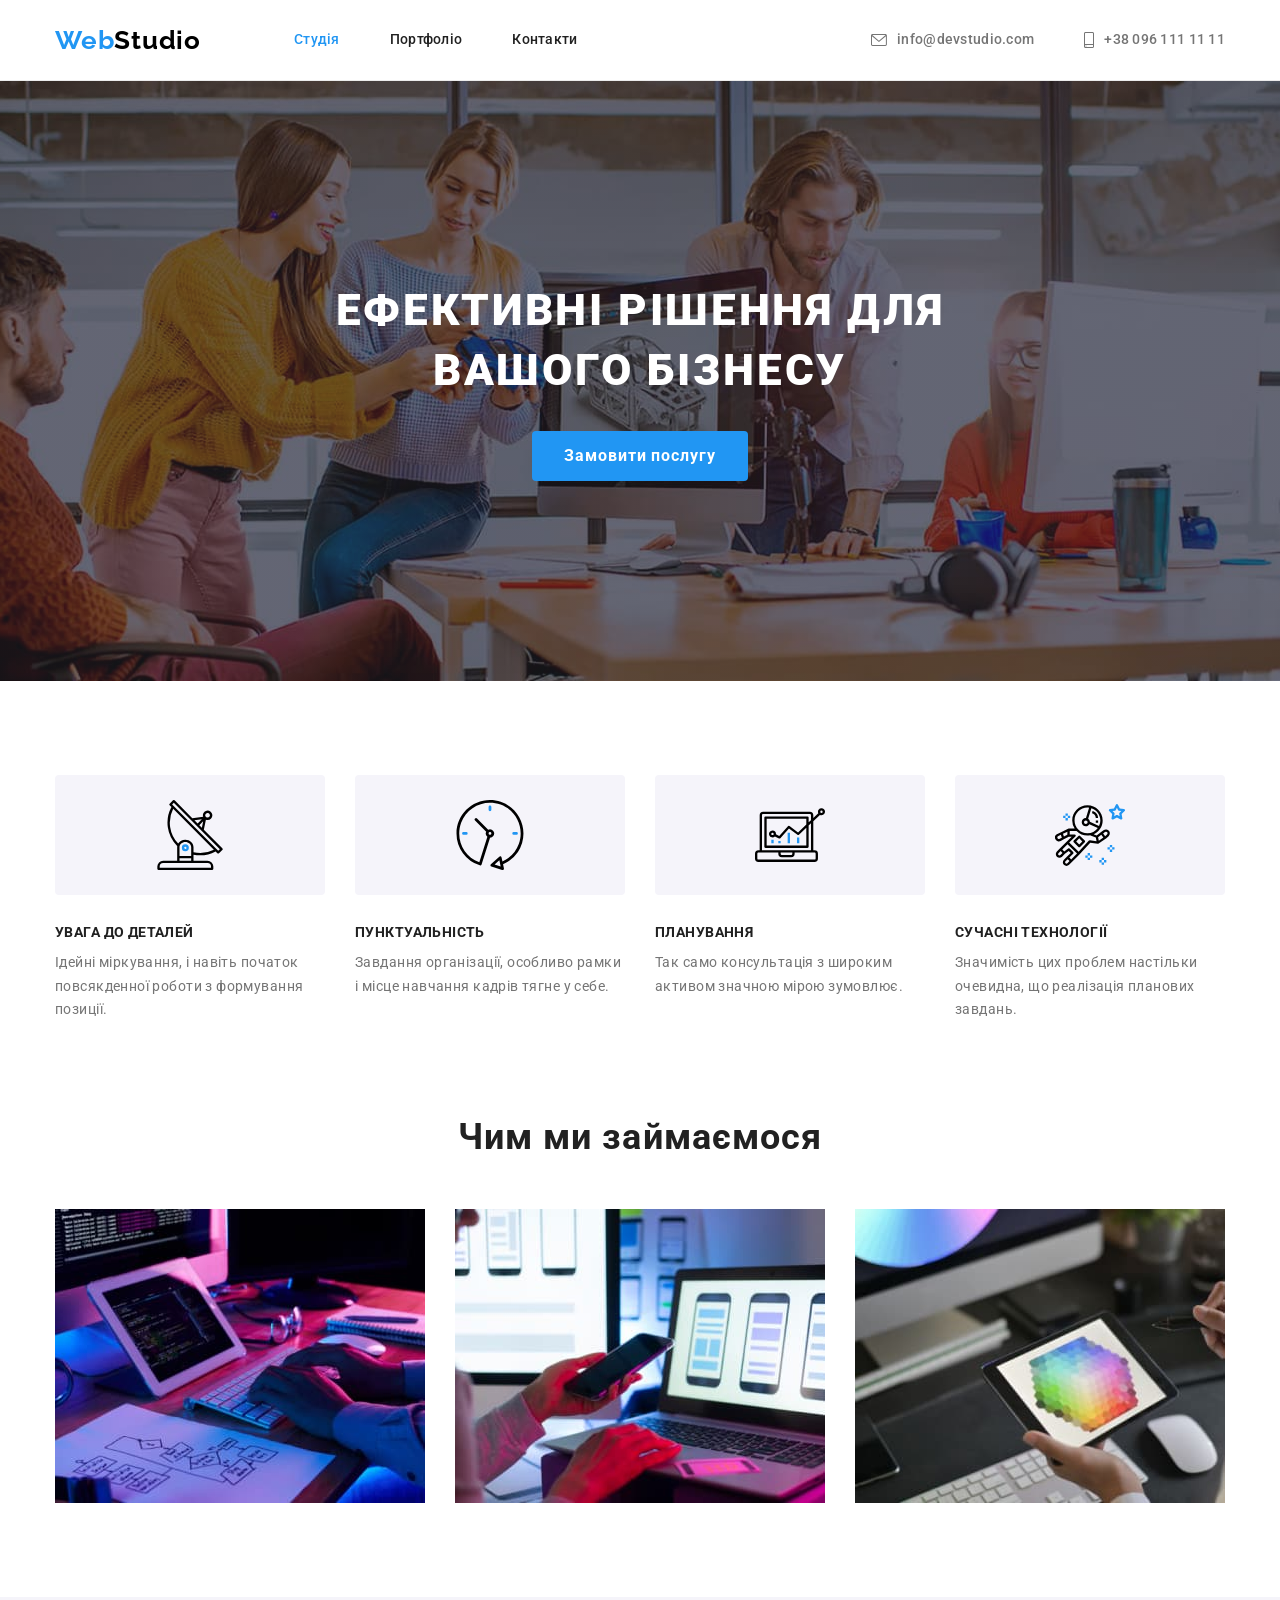
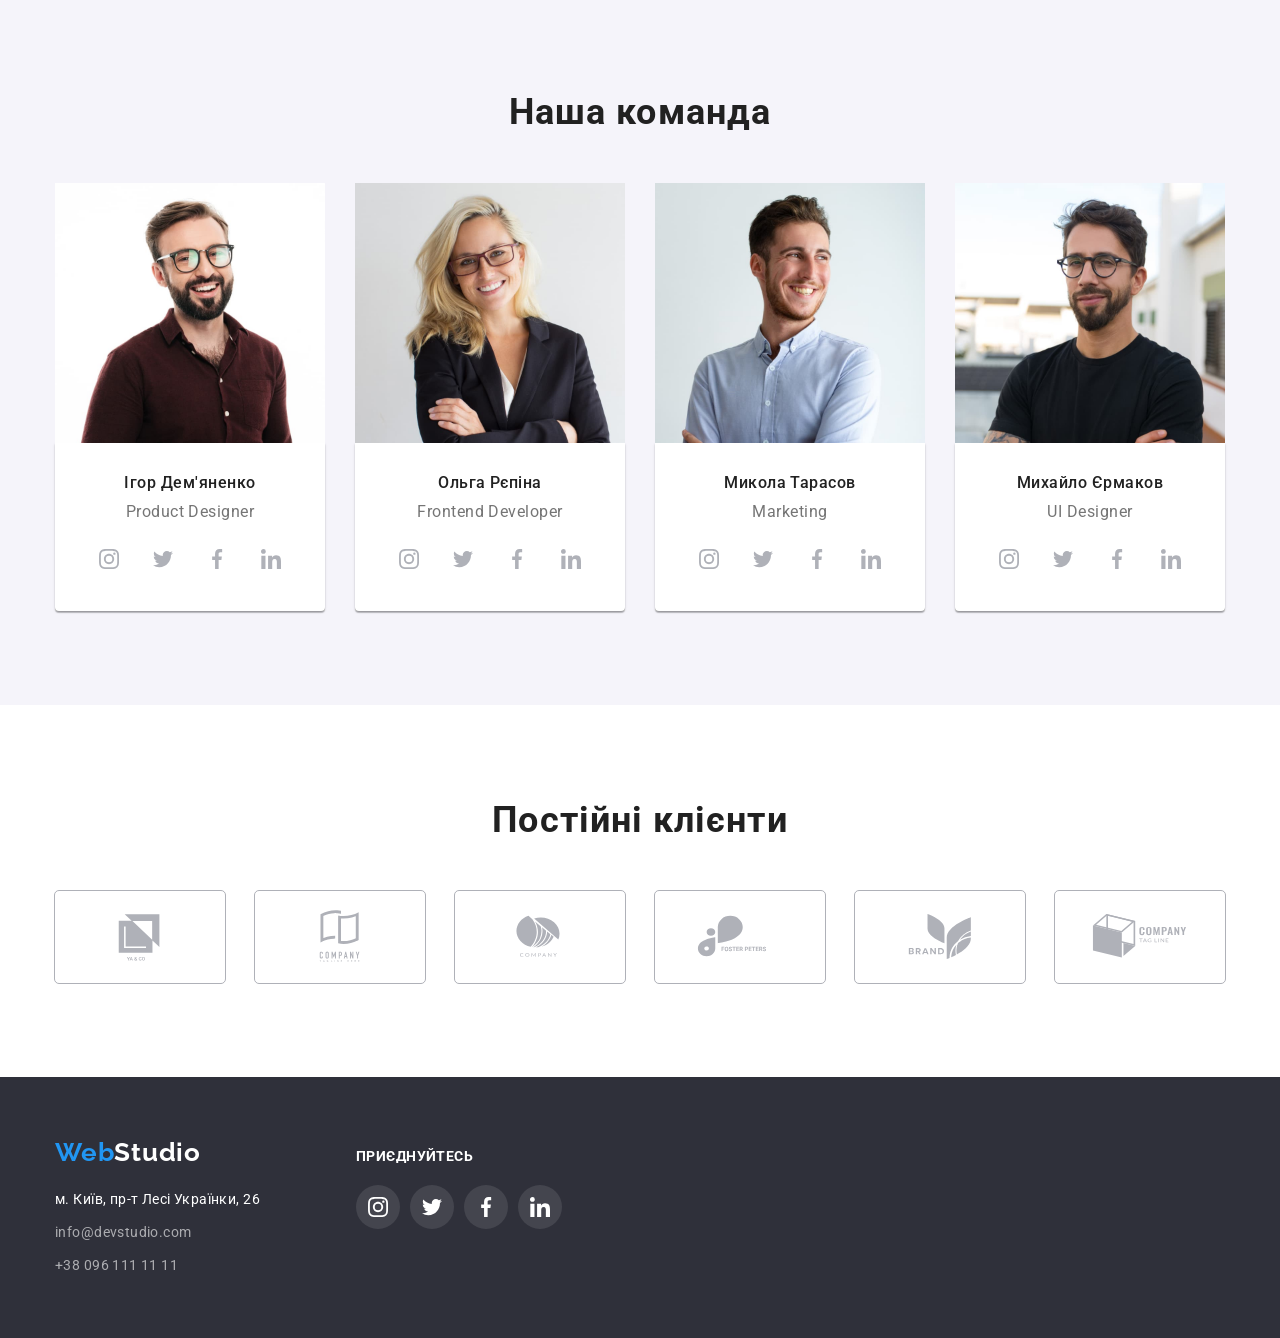
<file: index.html>
<!DOCTYPE html>
<html lang="uk">
  <head>
    <meta charset="UTF-8" />
    <meta http-equiv="X-UA-Compatible" content="IE=edge" />
    <meta name="viewport" content="width=device-width, initial-scale=1.0" />
    <title>Студія</title>
    <link rel="preconnect" href="https://fonts.googleapis.com" />
    <link rel="preconnect" href="https://fonts.gstatic.com" crossorigin />
    <link
      href="https://fonts.googleapis.com/css2?family=Raleway:wght@700&family=Roboto:wght@400;500;700;900&display=swap"
      rel="stylesheet"
    />
    <link
      rel="stylesheet"
      href="https://cdnjs.cloudflare.com/ajax/libs/modern-normalize/1.1.0/modern-normalize.css"
      integrity="sha512-Y0MM+V6ymRKN2zStTqzQ227DWhhp4Mzdo6gnlRnuaNCbc+YN/ZH0sBCLTM4M0oSy9c9VKiCvd4Jk44aCLrNS5Q=="
      crossorigin="anonymous"
      referrerpolicy="no-referrer"
    />
    <link rel="stylesheet" href="./css/styles.css" />
  </head>
  <body>
    <header class="header">
      <div class="container header-container">
        <nav class="site-nav">
          <a href="./index.html" class="logo header-logo"
            ><span class="logo-web">Web</span>Studio</a
          >
          <ul class="header-list">
            <li><a href="./index.html" class="link-nav current">Студія</a></li>
            <li><a href="./portfolio.html" class="link-nav">Портфоліо</a></li>
            <li><a href="#" class="link-nav">Контакти</a></li>
          </ul>
        </nav>
        <ul class="header-contacts">
          <li>
            <a href="mailto:info@devstudio.com" class="link-auth">
              <svg class="header-icon" width="16" height="12">
                <use href="./images/symbol-defs.svg#envelope"></use>
              </svg>
              info@devstudio.com</a
            >
          </li>
          <li>
            <a href="tel:+380961111111" class="link-auth">
              <svg class="header-icon" width="10" height="16">
                <use href="./images/symbol-defs.svg#smartphone"></use>
              </svg>
              +38 096 111 11 11</a
            >
          </li>
        </ul>
      </div>
    </header>
    <main>
      <section class="hero-section">
        <div class="container">
          <h1 class="hero-title">Ефективні рішення для вашого бізнесу</h1>
          <button type="button">Замовити послугу</button>
        </div>
      </section>
      <section class="benefits-section section">
        <div class="container">
          <h2 class="benefits-title">Наші переваги</h2>
          <ul class="benefits-list">
            <li>
              <div class="benefits-icon-background">
                <svg class="benefits-icon" width="70" height="70">
                  <use href="./images/symbol-defs.svg#antenna"></use>
                </svg>
              </div>
              <h3 class="benefits">увага до деталей</h3>
              <p class="benefits-text">
                Ідейні міркування, і навіть початок повсякденної роботи з
                формування позиції.
              </p>
            </li>
            <li>
              <div class="benefits-icon-background">
                <svg class="benefits-icon" width="70" height="70">
                  <use href="./images/symbol-defs.svg#clock"></use>
                </svg>
              </div>
              <h3 class="benefits">пунктуальність</h3>
              <p class="benefits-text">
                Завдання організації, особливо рамки і місце навчання кадрів
                тягне у себе.
              </p>
            </li>
            <li>
              <div class="benefits-icon-background">
                <svg class="benefits-icon" width="70" height="70">
                  <use href="./images/symbol-defs.svg#diagram"></use>
                </svg>
              </div>
              <h3 class="benefits">планування</h3>
              <p class="benefits-text">
                Так само консультація з широким активом значною мірою зумовлює.
              </p>
            </li>
            <li>
              <div class="benefits-icon-background">
                <svg class="benefits-icon" width="70" height="70">
                  <use href="./images/symbol-defs.svg#astronaut"></use>
                </svg>
              </div>
              <h3 class="benefits">сучасні технології</h3>
              <p class="benefits-text">
                Значимість цих проблем настільки очевидна, що реалізація
                планових завдань.
              </p>
            </li>
          </ul>
        </div>
      </section>
      <section class="service-section section">
        <div class="container">
          <h2 class="servise-title">Чим ми займаємося</h2>
          <ul class="service-list">
            <li>
              <img
                src="./images/box1.jpg"
                alt="послуга 1"
                width="370"
                height="294"
              />
            </li>
            <li>
              <img
                src="./images/box2.jpg"
                alt="послуга 2"
                width="370"
                height="294"
              />
            </li>
            <li>
              <img
                src="./images/box3.jpg"
                alt="послуга 3"
                width="370"
                height="294"
              />
            </li>
          </ul>
        </div>
      </section>
      <section class="team-section section">
        <div class="container">
          <h2 class="team-title">Наша команда</h2>
          <ul class="card-set">
            <li class="team-background card-set-item">
              <img
                src="./images/ihor.jpg"
                alt="Ігор Дем'яненко"
                width="270"
                height="260"
                class="team-photo"
              />
              <div class="team-wrapper">
                <h3 class="team">Ігор Дем'яненко</h3>
                <p class="team-profession">Product Designer</p>
                <ul class="socials">
                  <li>
                    <a
                      class="socials-link"
                      href="https://www.instagram.com/"
                      target="_blank"
                      rel="noopener noreferrer nofollow"
                      aria-label="іконка instagram"
                    >
                      <svg class="socials-icon" width="20" height="20">
                        <use href="./images/symbol-defs.svg#instagram"></use>
                      </svg>
                    </a>
                  </li>
                  <li>
                    <a
                      class="socials-link"
                      href="https://twitter.com/"
                      target="_blank"
                      rel="noopener noreferrer nofollow"
                      aria-label="іконка twitter"
                    >
                      <svg class="socials-icon" width="20" height="20">
                        <use href="./images/symbol-defs.svg#twitter"></use>
                      </svg>
                    </a>
                  </li>
                  <li>
                    <a
                      class="socials-link"
                      href="https://www.facebook.com/"
                      target="_blank"
                      rel="noopener noreferrer nofollow"
                      aria-label="іконка facebook"
                    >
                      <svg class="socials-icon" width="20" height="20">
                        <use href="./images/symbol-defs.svg#facebook"></use>
                      </svg>
                    </a>
                  </li>
                  <li>
                    <a
                      class="socials-link"
                      href="https://www.linkedin.com/"
                      target="_blank"
                      rel="noopener noreferrer nofollow"
                      aria-label="іконка linkedin"
                    >
                      <svg class="socials-icon" width="20" height="20">
                        <use href="./images/symbol-defs.svg#linkedin"></use>
                      </svg>
                    </a>
                  </li>
                </ul>
              </div>
            </li>
            <li class="team-background card-set-item">
              <img
                src="./images/olga.jpg"
                alt="Ольга Рєпіна"
                width="270"
                height="260"
                class="team-photo"
              />
              <div class="team-wrapper">
                <h3 class="team">Ольга Рєпіна</h3>
                <p class="team-profession">Frontend Developer</p>
                <ul class="socials">
                  <li>
                    <a
                      class="socials-link"
                      href="https://www.instagram.com/"
                      target="_blank"
                      rel="noopener noreferrer nofollow"
                      aria-label="іконка instagram"
                    >
                      <svg class="socials-icon" width="20" height="20">
                        <use href="./images/symbol-defs.svg#instagram"></use>
                      </svg>
                    </a>
                  </li>
                  <li>
                    <a
                      class="socials-link"
                      href="https://twitter.com/"
                      target="_blank"
                      rel="noopener noreferrer nofollow"
                      aria-label="іконка twitter"
                    >
                      <svg class="socials-icon" width="20" height="20">
                        <use href="./images/symbol-defs.svg#twitter"></use>
                      </svg>
                    </a>
                  </li>
                  <li>
                    <a
                      class="socials-link"
                      href="https://www.facebook.com/"
                      target="_blank"
                      rel="noopener noreferrer nofollow"
                      aria-label="іконка facebook"
                    >
                      <svg class="socials-icon" width="20" height="20">
                        <use href="./images/symbol-defs.svg#facebook"></use>
                      </svg>
                    </a>
                  </li>
                  <li>
                    <a
                      class="socials-link"
                      href="https://www.linkedin.com/"
                      target="_blank"
                      rel="noopener noreferrer nofollow"
                      aria-label="іконка linkedin"
                    >
                      <svg class="socials-icon" width="20" height="20">
                        <use href="./images/symbol-defs.svg#linkedin"></use>
                      </svg>
                    </a>
                  </li>
                </ul>
              </div>
            </li>
            <li class="team-background card-set-item">
              <img
                src="./images/mykola.jpg"
                alt="Микола Тарасов"
                width="270"
                height="260"
                class="team-photo"
              />
              <div class="team-wrapper">
                <h3 class="team">Микола Тарасов</h3>
                <p class="team-profession">Marketing</p>
                <ul class="socials">
                  <li>
                    <a
                      class="socials-link"
                      href="https://www.instagram.com/"
                      target="_blank"
                      rel="noopener noreferrer nofollow"
                      aria-label="іконка instagram"
                    >
                      <svg class="socials-icon" width="20" height="20">
                        <use href="./images/symbol-defs.svg#instagram"></use>
                      </svg>
                    </a>
                  </li>
                  <li>
                    <a
                      class="socials-link"
                      href="https://twitter.com/"
                      target="_blank"
                      rel="noopener noreferrer nofollow"
                      aria-label="іконка twitter"
                    >
                      <svg class="socials-icon" width="20" height="20">
                        <use href="./images/symbol-defs.svg#twitter"></use>
                      </svg>
                    </a>
                  </li>
                  <li>
                    <a
                      class="socials-link"
                      href="https://www.facebook.com/"
                      target="_blank"
                      rel="noopener noreferrer nofollow"
                      aria-label="іконка facebook"
                    >
                      <svg class="socials-icon" width="20" height="20">
                        <use href="./images/symbol-defs.svg#facebook"></use>
                      </svg>
                    </a>
                  </li>
                  <li>
                    <a
                      class="socials-link"
                      href="https://www.linkedin.com/"
                      target="_blank"
                      rel="noopener noreferrer nofollow"
                      aria-label="іконка linkedin"
                    >
                      <svg class="socials-icon" width="20" height="20">
                        <use href="./images/symbol-defs.svg#linkedin"></use>
                      </svg>
                    </a>
                  </li>
                </ul>
              </div>
            </li>
            <li class="team-background card-set-item">
              <img
                src="./images/myhailo.jpg"
                alt="Михайло Єрмаков"
                width="270"
                height="260"
                class="team-photo"
              />
              <div class="team-wrapper">
                <h3 class="team">Михайло Єрмаков</h3>
                <p class="team-profession">UI Designer</p>
                <ul class="socials">
                  <li>
                    <a
                      class="socials-link"
                      href="https://www.instagram.com/"
                      target="_blank"
                      rel="noopener noreferrer nofollow"
                      aria-label="іконка instagram"
                    >
                      <svg class="socials-icon" width="20" height="20">
                        <use href="./images/symbol-defs.svg#instagram"></use>
                      </svg>
                    </a>
                  </li>
                  <li>
                    <a
                      class="socials-link"
                      href="https://twitter.com/"
                      target="_blank"
                      rel="noopener noreferrer nofollow"
                      aria-label="іконка twitter"
                    >
                      <svg class="socials-icon" width="20" height="20">
                        <use href="./images/symbol-defs.svg#twitter"></use>
                      </svg>
                    </a>
                  </li>
                  <li>
                    <a
                      class="socials-link"
                      href="https://www.facebook.com/"
                      target="_blank"
                      rel="noopener noreferrer nofollow"
                      aria-label="іконка facebook"
                    >
                      <svg class="socials-icon" width="20" height="20">
                        <use href="./images/symbol-defs.svg#facebook"></use>
                      </svg>
                    </a>
                  </li>
                  <li>
                    <a
                      class="socials-link"
                      href="https://www.linkedin.com/"
                      target="_blank"
                      rel="noopener noreferrer nofollow"
                      aria-label="іконка linkedin"
                    >
                      <svg class="socials-icon" width="20" height="20">
                        <use href="./images/symbol-defs.svg#linkedin"></use>
                      </svg>
                    </a>
                  </li>
                </ul>
              </div>
            </li>
          </ul>
        </div>
      </section>
      <section class="clients-section section">
        <div class="container">
          <h2 class="clients-title">Постійні клієнти</h2>
          <ul class="clients">
            <li>
              <a
                class="clients-background"
                href="#"
                target="_blank"
                rel="noopener noreferrer nofollow"
                aria-label="Компанія один"
              >
                <svg class="clients-icon" width="106" height="60">
                  <use href="./images/symbol-defs.svg#logo_one"></use>
                </svg>
              </a>
            </li>
            <li>
              <a
                class="clients-background"
                href="#"
                target="_blank"
                rel="noopener noreferrer nofollow"
                aria-label="Компанія два"
              >
                <svg class="clients-icon" width="106" height="60">
                  <use href="./images/symbol-defs.svg#logo_two"></use>
                </svg>
              </a>
            </li>
            <li>
              <a
                class="clients-background"
                href="#"
                target="_blank"
                rel="noopener noreferrer nofollow"
                aria-label="Компанія три"
              >
                <svg class="clients-icon" width="106" height="60">
                  <use href="./images/symbol-defs.svg#logo_three"></use>
                </svg>
              </a>
            </li>
            <li>
              <a
                class="clients-background"
                href="#"
                target="_blank"
                rel="noopener noreferrer nofollow"
                aria-label="Компанія чотири"
              >
                <svg class="clients-icon" width="106" height="60">
                  <use href="./images/symbol-defs.svg#logo_four"></use>
                </svg>
              </a>
            </li>
            <li>
              <a
                class="clients-background"
                href="#"
                target="_blank"
                rel="noopener noreferrer nofollow"
                aria-label="Компанія п'ять"
              >
                <svg class="clients-icon" width="106" height="60">
                  <use href="./images/symbol-defs.svg#logo_five"></use>
                </svg>
              </a>
            </li>
            <li>
              <a
                class="clients-background"
                href="#"
                target="_blank"
                rel="noopener noreferrer nofollow"
                aria-label="Компанія шість"
              >
                <svg class="clients-icon" width="106" height="60">
                  <use href="./images/symbol-defs.svg#logo_six"></use>
                </svg>
              </a>
            </li>
          </ul>
        </div>
      </section>
    </main>
    <footer>
      <div class="container">
        <div class="footer-links">
          <div>
            <a href="./index.html" class="logo footer-logo"
              ><span class="logo-web">Web</span
              ><span class="logo-studio">Studio</span></a
            >
            <address>
              <ul class="footer-list">
                <li class="footer-item">
                  <a
                    href="https://goo.gl/maps/CPtrU1FHBa2aNyZL9"
                    target="_blank"
                    rel="noopener noreferrer nofollow"
                    class="map"
                    >м. Київ, пр-т Лесі Українки, 26</a
                  >
                </li>
                <li class="footer-item">
                  <a href="mailto:info@devstudio.com" class="communication"
                    >info@devstudio.com</a
                  >
                </li>
                <li class="footer-item">
                  <a href="tel:+380961111111" class="communication"
                    >+38 096 111 11 11</a
                  >
                </li>
              </ul>
            </address>
          </div>
          <div>
            <h3 class="socials-title">приєднуйтесь</h3>
            <ul class="footer-socials">
              <li>
                <a
                  class="footer-socials-link"
                  href="https://www.instagram.com/"
                  target="_blank"
                  rel="noopener noreferrer nofollow"
                  aria-label="іконка instagram"
                >
                  <svg class="socials-icon" width="20" height="20">
                    <use href="./images/symbol-defs.svg#instagram"></use>
                  </svg>
                </a>
              </li>
              <li>
                <a
                  class="footer-socials-link"
                  href="https://twitter.com/"
                  target="_blank"
                  rel="noopener noreferrer nofollow"
                  aria-label="іконка twitter"
                >
                  <svg class="socials-icon" width="20" height="20">
                    <use href="./images/symbol-defs.svg#twitter"></use>
                  </svg>
                </a>
              </li>
              <li>
                <a
                  class="footer-socials-link"
                  href="https://www.facebook.com/"
                  target="_blank"
                  rel="noopener noreferrer nofollow"
                  aria-label="іконка facebook"
                >
                  <svg class="socials-icon" width="20" height="20">
                    <use href="./images/symbol-defs.svg#facebook"></use>
                  </svg>
                </a>
              </li>
              <li>
                <a
                  class="footer-socials-link"
                  href="https://www.linkedin.com/"
                  target="_blank"
                  rel="noopener noreferrer nofollow"
                  aria-label="іконка linkedin"
                >
                  <svg class="socials-icon" width="20" height="20">
                    <use href="./images/symbol-defs.svg#linkedin"></use>
                  </svg>
                </a>
              </li>
            </ul>
          </div>
        </div>
      </div>
    </footer>
  </body>
</html>
</file>
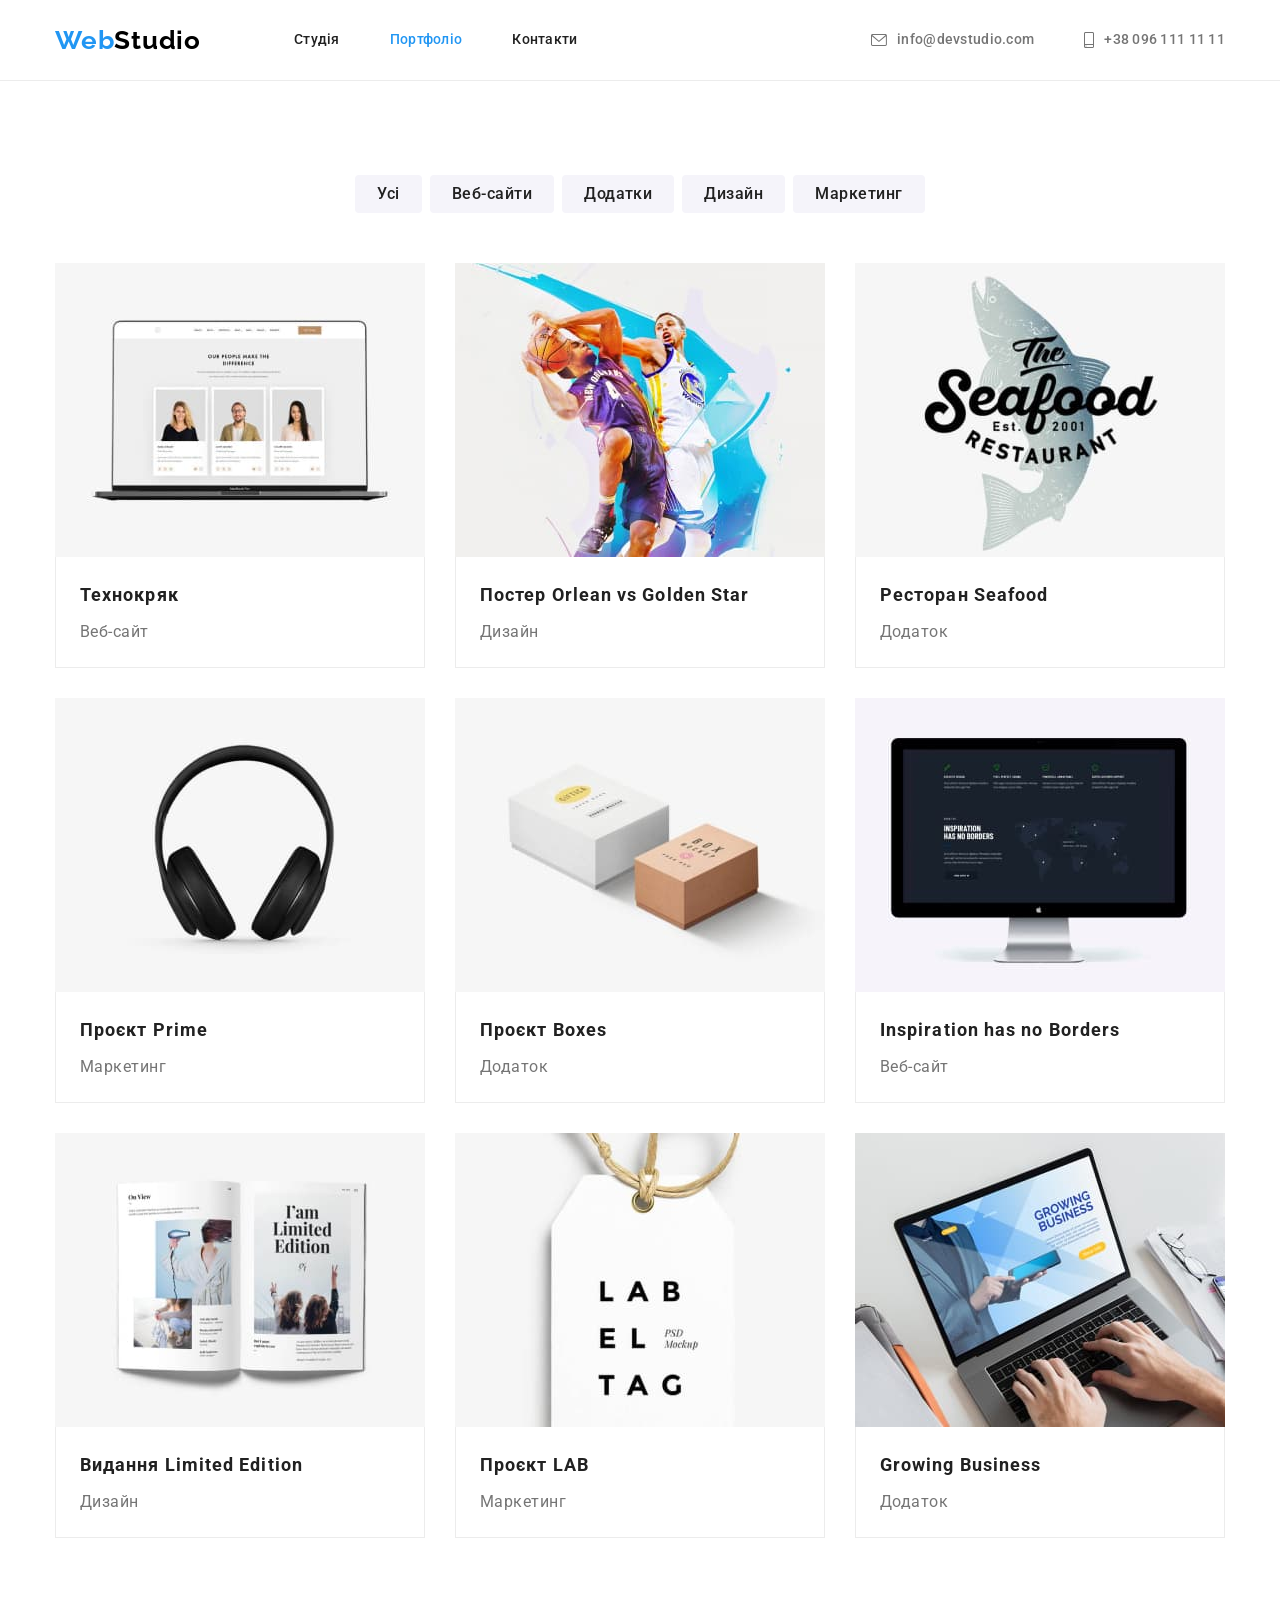
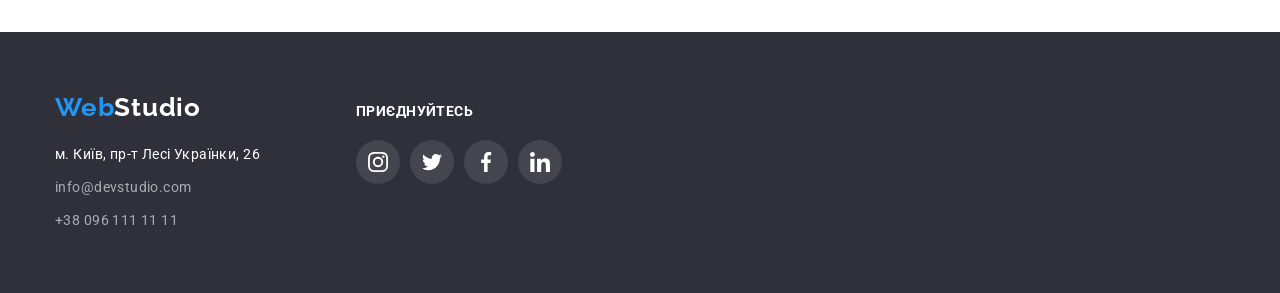
<file: portfolio.html>
<!DOCTYPE html>
<html lang="uk">
  <head>
    <meta charset="UTF-8" />
    <meta http-equiv="X-UA-Compatible" content="IE=edge" />
    <meta name="viewport" content="width=device-width, initial-scale=1.0" />
    <title>Студія</title>
    <link rel="preconnect" href="https://fonts.googleapis.com" />
    <link rel="preconnect" href="https://fonts.gstatic.com" crossorigin />
    <link
      href="https://fonts.googleapis.com/css2?family=Raleway:wght@700&family=Roboto:wght@400;500;700;900&display=swap"
      rel="stylesheet"
    />
    <link
      rel="stylesheet"
      href="https://cdnjs.cloudflare.com/ajax/libs/modern-normalize/1.1.0/modern-normalize.css"
      integrity="sha512-Y0MM+V6ymRKN2zStTqzQ227DWhhp4Mzdo6gnlRnuaNCbc+YN/ZH0sBCLTM4M0oSy9c9VKiCvd4Jk44aCLrNS5Q=="
      crossorigin="anonymous"
      referrerpolicy="no-referrer"
    />
    <link rel="stylesheet" href="./css/styles.css" />
  </head>
  <body>
    <header class="header">
      <div class="container header-container">
        <nav class="site-nav">
          <a href="./index.html" class="logo header-logo"
            ><span class="logo-web">Web</span>Studio</a
          >
          <ul class="header-list">
            <li><a href="./index.html" class="link-nav">Студія</a></li>
            <li>
              <a href="./portfolio.html" class="link-nav current">Портфоліо</a>
            </li>
            <li><a href="#" class="link-nav">Контакти</a></li>
          </ul>
        </nav>
        <ul class="header-contacts">
          <li>
            <a href="mailto:info@devstudio.com" class="link-auth">
              <svg class="header-icon" width="16" height="12">
                <use href="./images/symbol-defs.svg#envelope"></use>
              </svg>
              info@devstudio.com</a
            >
          </li>
          <li>
            <a href="tel:+380961111111" class="link-auth">
              <svg class="header-icon" width="10" height="16">
                <use href="./images/symbol-defs.svg#smartphone"></use>
              </svg>
              +38 096 111 11 11</a
            >
          </li>
        </ul>
      </div>
    </header>
    <main>
      <section class="portfolio-section section">
        <div class="container">
          <ul class="portfolio-button">
            <li><button type="button" class="sort-button">Усі</button></li>
            <li>
              <button type="button" class="sort-button">Веб-сайти</button>
            </li>
            <li><button type="button" class="sort-button">Додатки</button></li>
            <li><button type="button" class="sort-button">Дизайн</button></li>
            <li>
              <button type="button" class="sort-button">Маркетинг</button>
            </li>
          </ul>
          <ul class="portfolio-list card-set">
            <li class="portfolio-background card-set-item">
              <img
                src="./images/tehnokrack.jpg"
                alt="Технокряк"
                class="portfolio-photo"
              />
              <div class="portfolio-wrapper">
                <h2 class="portfolio-title">Технокряк</h2>
                <p class="portfolio-type">Веб-сайт</p>
              </div>
            </li>
            <li class="portfolio-background card-set-item">
              <img
                src="./images/new_orlean_vs_golden_star.jpg"
                alt="Постер New Orlean vs Golden Star"
                class="portfolio-photo"
              />
              <div class="portfolio-wrapper">
                <h2 class="portfolio-title">
                  Постер<span lang="en"> Orlean vs Golden Star</span>
                </h2>
                <p class="portfolio-type">Дизайн</p>
              </div>
            </li>
            <li class="portfolio-background card-set-item">
              <img
                src="./images/seafood.jpg"
                alt="Ресторан Seafood"
                class="portfolio-photo"
              />
              <div class="portfolio-wrapper">
                <h2 class="portfolio-title">
                  Ресторан<span lang="en"> Seafood</span>
                </h2>
                <p class="portfolio-type">Додаток</p>
              </div>
            </li>
            <li class="portfolio-background card-set-item">
              <img
                src="./images/prime.jpg"
                alt="Проєкт Prime"
                class="portfolio-photo"
              />
              <div class="portfolio-wrapper">
                <h2 class="portfolio-title">
                  Проєкт<span lang="en"> Prime</span>
                </h2>
                <p class="portfolio-type">Маркетинг</p>
              </div>
            </li>
            <li class="portfolio-background card-set-item">
              <img
                src="./images/boxes.jpg"
                alt="Проєкт Boxes"
                class="portfolio-photo"
              />
              <div class="portfolio-wrapper">
                <h2 class="portfolio-title">
                  Проєкт<span lang="en"> Boxes</span>
                </h2>
                <p class="portfolio-type">Додаток</p>
              </div>
            </li>
            <li class="portfolio-background">
              <img
                src="./images/inspiration_has_no_borders.jpg"
                alt="Inspiration has no Borders"
                class="portfolio-photo"
              />
              <div class="portfolio-wrapper">
                <h2 lang="en" class="portfolio-title">
                  Inspiration has no Borders
                </h2>
                <p class="portfolio-type">Веб-сайт</p>
              </div>
            </li>
            <li class="portfolio-background">
              <img
                src="./images/limited_edition.jpg"
                alt="Видання Limited
              Edition"
                class="portfolio-photo"
              />
              <div class="portfolio-wrapper">
                <h2 class="portfolio-title">
                  Видання<span lang="en"> Limited Edition</span>
                </h2>
                <p class="portfolio-type">Дизайн</p>
              </div>
            </li>
            <li class="portfolio-background card-set-item">
              <img
                src="./images/lab.jpg"
                alt="Проєкт LAB"
                class="portfolio-photo"
              />
              <div class="portfolio-wrapper">
                <h2 class="portfolio-title">Проєкт <span>LAB</span></h2>
                <p class="portfolio-type">Маркетинг</p>
              </div>
            </li>
            <li class="portfolio-background card-set-item">
              <img
                src="./images/growing_business.jpg"
                alt="Growing Business"
                class="portfolio-photo"
              />
              <div class="portfolio-wrapper">
                <h2 lang="en" class="portfolio-title">Growing Business</h2>
                <p class="portfolio-type">Додаток</p>
              </div>
            </li>
          </ul>
        </div>
      </section>
    </main>
    <footer>
      <div class="container">
        <div class="footer-links">
          <div>
            <a href="./index.html" class="logo footer-logo"
              ><span class="logo-web">Web</span
              ><span class="logo-studio">Studio</span></a
            >
            <address>
              <ul class="footer-list">
                <li class="footer-item">
                  <a
                    href="https://goo.gl/maps/CPtrU1FHBa2aNyZL9"
                    target="_blank"
                    rel="noopener noreferrer nofollow"
                    class="map"
                    >м. Київ, пр-т Лесі Українки, 26</a
                  >
                </li>
                <li class="footer-item">
                  <a href="mailto:info@devstudio.com" class="communication"
                    >info@devstudio.com</a
                  >
                </li>
                <li class="footer-item">
                  <a href="tel:+380961111111" class="communication"
                    >+38 096 111 11 11</a
                  >
                </li>
              </ul>
            </address>
          </div>
          <div>
            <h3 class="socials-title">приєднуйтесь</h3>
            <ul class="footer-socials">
              <li>
                <a
                  class="footer-socials-link"
                  href="https://www.instagram.com/"
                  target="_blank"
                  rel="noopener noreferrer nofollow"
                  aria-label="іконка instagram"
                >
                  <svg class="socials-icon" width="20" height="20">
                    <use href="./images/symbol-defs.svg#instagram"></use>
                  </svg>
                </a>
              </li>
              <li>
                <a
                  class="footer-socials-link"
                  href="https://twitter.com/"
                  target="_blank"
                  rel="noopener noreferrer nofollow"
                  aria-label="іконка twitter"
                >
                  <svg class="socials-icon" width="20" height="20">
                    <use href="./images/symbol-defs.svg#twitter"></use>
                  </svg>
                </a>
              </li>
              <li>
                <a
                  class="footer-socials-link"
                  href="https://www.facebook.com/"
                  target="_blank"
                  rel="noopener noreferrer nofollow"
                  aria-label="іконка facebook"
                >
                  <svg class="socials-icon" width="20" height="20">
                    <use href="./images/symbol-defs.svg#facebook"></use>
                  </svg>
                </a>
              </li>
              <li>
                <a
                  class="footer-socials-link"
                  href="https://www.linkedin.com/"
                  target="_blank"
                  rel="noopener noreferrer nofollow"
                  aria-label="іконка linkedin"
                >
                  <svg class="socials-icon" width="20" height="20">
                    <use href="./images/symbol-defs.svg#linkedin"></use>
                  </svg>
                </a>
              </li>
            </ul>
          </div>
        </div>
      </div>
    </footer>
  </body>
</html>
</file>
<file: css/styles.css>
:root {
  --color-link: #2196f3;
  --color-title: #212121;
  --color-text: #757575;
  --indent: 30px;
  --items: 4;
}
h1,
h2,
h3,
h4,
h5,
h6,
p {
  margin: 0;
}
ul {
  margin: 0;
  padding: 0;
  list-style: none;
}
img {
  display: block;
}

body {
  font-family: "roboto", sans-serif;
  background-color: #ffffff;
}
.container {
  width: 1200px;
  padding-right: 15px;
  padding-left: 15px;
  margin-right: auto;
  margin-left: auto;
}
.card-set {
  display: flex;
  flex-wrap: wrap;
  gap: var(--indent);
}
.card-set-item {
  flex-basis: calc(
    (100% - var(--indent) * (var(--items) - 1)) / (var(--items))
  );
}
.header {
  border-bottom: 1px solid #ececec;
}
.header-container {
  display: flex;
  align-items: center;
}
.site-nav {
  margin-right: auto;
  display: flex;
  align-items: center;
}
.header-logo {
  margin-right: 93px;
}
.logo {
  text-decoration: none;
  font-family: "raleway", sans-serif;
  font-weight: 700;
  font-size: 26px;
  line-height: 1.19;
  letter-spacing: 0.03em;
  color: #000000;
}
.logo-web {
  color: var(--color-link);
}
.header-list {
  display: flex;
  margin-left: auto;
  gap: 50px;
}
.link-nav {
  display: block;
  text-decoration: none;
  font-weight: 500;
  font-size: 14px;
  line-height: 1.14;
  letter-spacing: 0.02em;
  color: var(--color-title);
  padding-top: 32px;
  padding-bottom: 32px;
}
.link-nav:hover {
  color: var(--color-link);
}
.link-nav:focus {
  color: var(--color-link);
}
.link-nav.current {
  color: var(--color-link);
}
.header-contacts {
  display: flex;
  gap: 50px;
}
.link-auth {
  display: flex;
  text-decoration: none;
  font-weight: 500;
  font-size: 14px;
  line-height: 1.14;
  letter-spacing: 0.02em;
  color: #757575;
  padding-top: 32px;
  padding-bottom: 32px;
  gap: 10px;
  align-items: center;
}
.link-auth:hover {
  color: var(--color-link);
}
.link-auth:focus {
  color: var(--color-link);
}
.header-icon {
  fill: currentColor;
}
.hero-section {
  background-color: #2f303a;
  padding-top: 200px;
  padding-bottom: 200px;
  background-image: linear-gradient(
      to right,
      rgba(47, 48, 58, 0.4),
      rgba(47, 48, 58, 0.4)
    ),
    url(../images/hero_img.jpg);
  background-repeat: no-repeat;
  background-position: center;
}
.hero-title {
  color: #ffffff;
  font-weight: 900;
  font-size: 44px;
  line-height: 1.36;
  letter-spacing: 0.06em;
  text-transform: uppercase;
  width: 696px;
  text-align: center;
  margin: auto;
  margin-bottom: 30px;
}
.hero-section button {
  display: inline-block;
  padding: 10px 32px;
  min-width: 152px;
  font-family: inherit;
  color: #ffffff;
  font-weight: 700;
  font-size: 16px;
  line-height: 1.875;
  display: flex;
  align-items: center;
  text-align: center;
  letter-spacing: 0.06em;
  background-color: var(--color-link);
  cursor: pointer;
  border: 0;
  border-radius: 4px;
  margin: auto;
}
.hero-section button:hover {
  background-color: #188ce8;
}
.hero-section button:active {
  background-color: #188ce8;
}
.section {
  padding-top: 94px;
  padding-bottom: 94px;
}
.benefits-list {
  display: flex;
  gap: var(--indent);
}
.benefits-icon-background {
  display: flex;
  justify-content: center;
  align-items: center;
  width: 270px;
  height: 120px;
  background-color: #f5f4fa;
  margin-bottom: 30px;
  border-radius: 4px;
}
.benefits-title {
  position: absolute;
  white-space: nowrap;
  width: 1px;
  height: 1px;
  overflow: hidden;
  border: 0;
  padding: 0;
  clip: rect(0 0 0 0);
  clip-path: inset(50%);
  margin: -1px;
}
.benefits {
  font-weight: 700;
  font-size: 14px;
  line-height: 1.14;
  letter-spacing: 0.03em;
  text-transform: uppercase;
  color: var(--color-title);
  margin-bottom: 10px;
}

.benefits-text {
  font-size: 14px;
  line-height: 1.71;
  letter-spacing: 0.03em;
  color: var(--color-text);
  width: 270px;
}
.service-section {
  padding-top: 0;
}
.servise-title {
  font-weight: 700;
  font-size: 36px;
  line-height: 1.17;
  letter-spacing: 0.03em;
  color: var(--color-title);
  margin-bottom: 50px;
  text-align: center;
}
.service-list {
  display: flex;
  gap: var(--indent);
}
.team-section {
  background-color: #f5f4fa;
}
.team-title {
  font-weight: 700;
  font-size: 36px;
  line-height: 1.17;
  letter-spacing: 0.03em;
  color: var(--color-title);
  margin-bottom: 50px;
  text-align: center;
}

.team-wrapper {
  padding-top: 30px;
  padding-bottom: 30px;
  box-shadow: 0px 1px 3px rgba(0, 0, 0, 0.12), 0px 1px 1px rgba(0, 0, 0, 0.14),
    0px 2px 1px rgba(0, 0, 0, 0.2);
  border-radius: 0px 0px 4px 4px;
}
.team {
  font-weight: 500;
  font-size: 16px;
  line-height: 1.19;
  letter-spacing: 0.03em;
  color: var(--color-title);
  margin-bottom: 10px;
  text-align: center;
}
.team-profession {
  font-size: 16px;
  line-height: 1.19;
  letter-spacing: 0.03em;
  color: var(--color-text);
  text-align: center;
  margin-bottom: 16px;
}
.socials {
  display: flex;
  align-items: center;
  justify-content: center;
  gap: 10px;
}
.socials-link {
  display: flex;
  justify-content: center;
  align-items: center;
  width: 44px;
  height: 44px;
  border-radius: 50%;
  background-color: #ffffff;
  color: #afb1b8;
}
.socials-link:hover,
.socials-link:focus {
  background-color: var(--color-link);
  color: #ffffff;
}
.socials-icon {
  fill: currentColor;
}

.team-background {
  background-color: #ffffff;
}
.clients-title {
  font-weight: 700;
  font-size: 36px;
  line-height: 1.17;
  letter-spacing: 0.03em;
  color: var(--color-title);
  margin-bottom: 50px;
  text-align: center;
}
.clients {
  display: flex;
  align-items: center;
  justify-content: center;
  gap: 30px;
}
.clients-background {
  display: flex;
  align-items: center;
  justify-content: center;
  width: 170px;
  height: 92px;
  outline: 1px Solid #afb1b8;
  border-radius: 4px;
  color: #afb1b8;
}
.clients-background:hover,
.clients-background:focus {
  color: var(--color-link);
  outline: 1px Solid var(--color-link);
}
.clients-icon {
  fill: currentColor;
}
footer {
  background-color: #2f303a;
  padding-top: 60px;
  padding-bottom: 60px;
}
.footer-logo {
  display: block;
  margin-bottom: 20px;
}
.logo-studio {
  color: #ffffff;
}
.footer-item:not(:last-child) {
  margin-bottom: 9px;
}
.footer-links {
  display: flex;
  align-items: baseline;
  gap: 70px;
}
address {
  min-width: 231px;
}
.map {
  text-decoration: none;
  font-style: normal;
  font-size: 14px;
  line-height: 1.71;
  letter-spacing: 0.03em;
  color: #ffffff;
}
.map:hover {
  color: var(--color-link);
}
.map:focus {
  color: var(--color-link);
}
.communication {
  text-decoration: none;
  font-style: normal;
  font-size: 14px;
  line-height: 1.71;
  letter-spacing: 0.03em;
  color: rgba(255, 255, 255, 0.6);
}
.communication:hover {
  color: var(--color-link);
}
.communication:focus {
  color: var(--color-link);
}
.footer-socials {
  display: flex;
  align-items: center;
  justify-content: center;
  gap: 10px;
}
.footer-socials-link {
  display: flex;
  justify-content: center;
  align-items: center;
  width: 44px;
  height: 44px;
  border-radius: 50%;
  background-color: rgba(255, 255, 255, 0.1);
  color: #ffffff;
}
.footer-socials-link:hover,
.footer-socials-link:focus {
  background-color: var(--color-link);
}
.socials-title {
  font-weight: 700;
  font-size: 14px;
  text-transform: uppercase;
  line-height: 1.14;
  letter-spacing: 0.03em;
  color: #ffffff;

  margin-bottom: 20px;
}
.portfolio-button {
  display: flex;
  gap: 8px;
  margin-bottom: 50px;
  justify-content: center;
}
.sort-button {
  display: inline-block;
  padding: 6px 22px;
  font-family: inherit;
  font-weight: 500;
  font-size: 16px;
  line-height: 1.63;
  letter-spacing: 0.03em;
  color: #212121;
  background-color: #f5f4fa;
  cursor: pointer;
  border-radius: 4px;
  border: 0;
}
.sort-button:hover {
  color: #ffffff;
  background-color: var(--color-link);
  box-shadow: 0px 3px 1px rgba(0, 0, 0, 0.1), 0px 1px 2px rgba(0, 0, 0, 0.08),
    0px 2px 2px rgba(0, 0, 0, 0.12);
}
.sort-button:focus {
  color: #ffffff;
  background-color: var(--color-link);
  box-shadow: 0px 3px 1px rgba(0, 0, 0, 0.1), 0px 1px 2px rgba(0, 0, 0, 0.08),
    0px 2px 2px rgba(0, 0, 0, 0.12);
}
.portfolio-list {
  --items: 9;
}
.portfolio-background {
  background-color: #ffffff;
}
.portfolio-background:hover {
  box-shadow: 0px 1px 1px rgba(0, 0, 0, 0.12), 0px 4px 4px rgba(0, 0, 0, 0.06),
    1px 4px 6px rgba(0, 0, 0, 0.16);
  border-radius: 0px 0px 4px 4px;
}

.portfolio-wrapper {
  padding-top: 20px;
  padding-bottom: 20px;
  padding-left: 24px;
  padding-right: 24px;
  border: 1px solid #ececec;
  border-top: none;
}
.portfolio-title {
  font-weight: 700;
  font-size: 18px;
  line-height: 2;
  letter-spacing: 0.06em;
  color: var(--color-title);
  margin-bottom: 4px;
}
.portfolio-type {
  font-size: 16px;
  line-height: 1.88;
  letter-spacing: 0.03em;
  color: var(--color-text);
}
</file>
